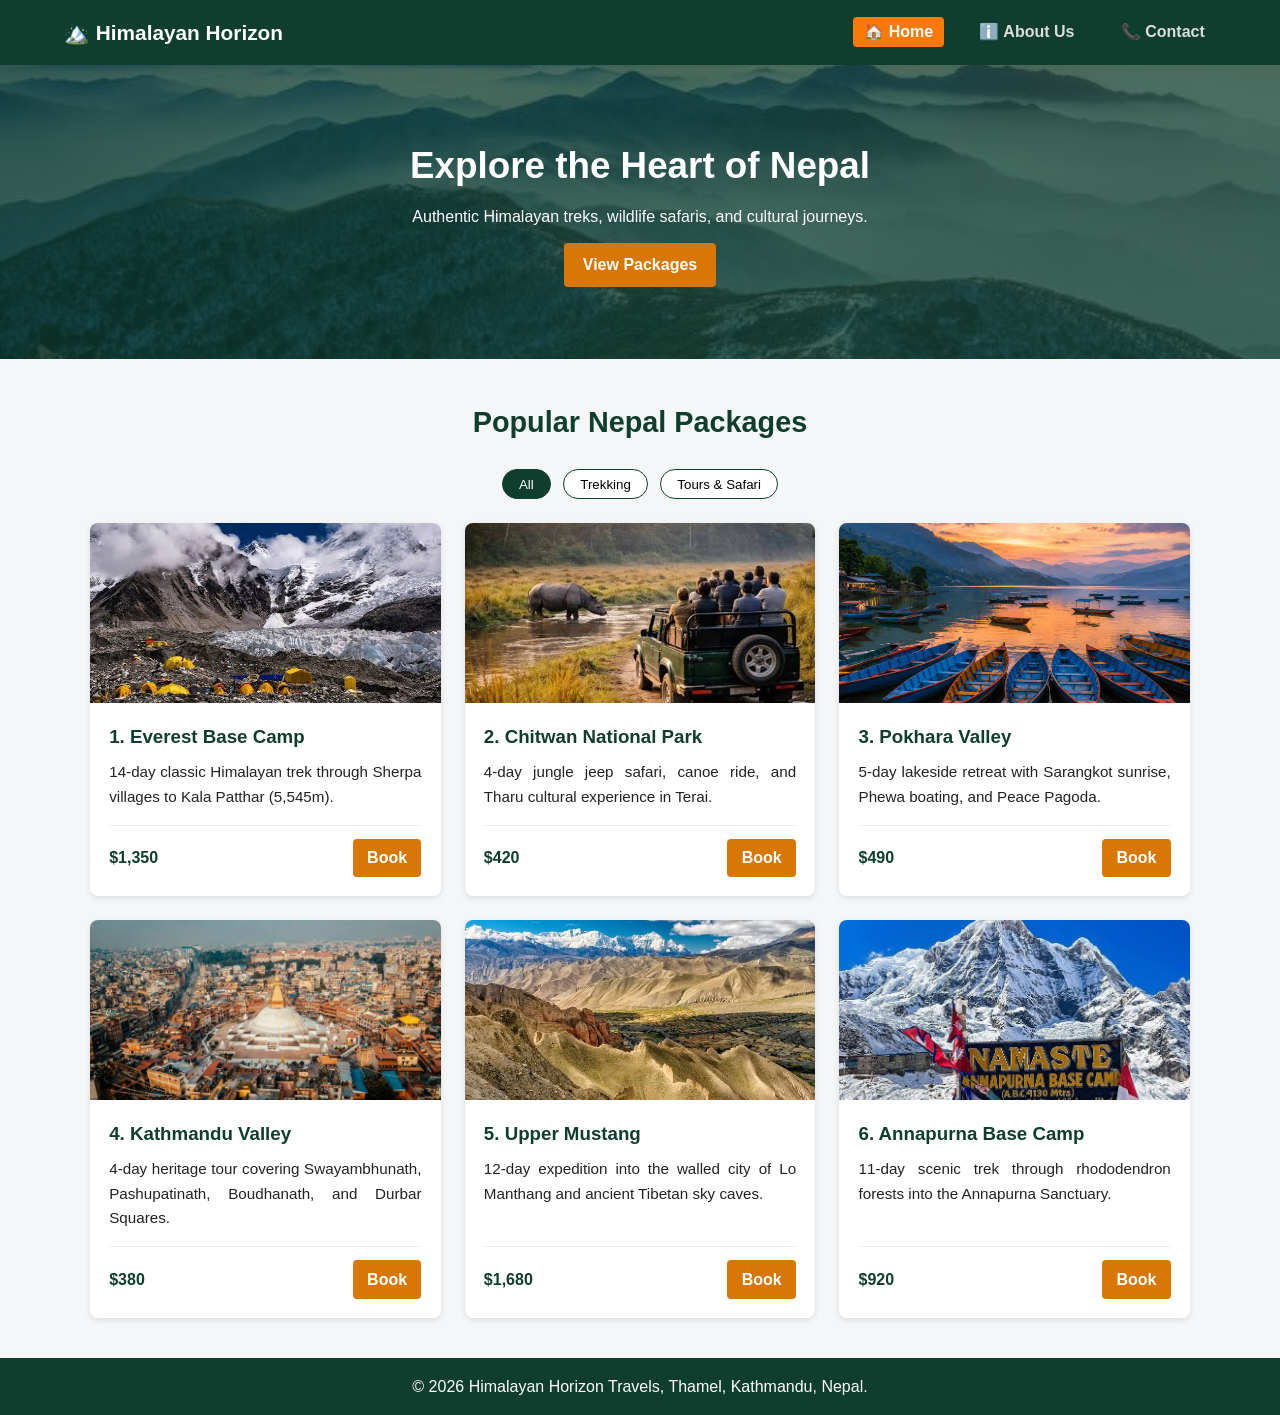
<file: index.html>
<!DOCTYPE html>
<html lang="en">
<head>
  <meta charset="UTF-8">
  <meta name="viewport" content="width=device-width, initial-scale=1.0">
  <title>Himalayan Horizon | Home</title>
  <link rel="stylesheet" href="style.css">
</head>
<body>
  <header>
    <nav class="navbar">
      <a href="index.html" class="logo">🏔️ Himalayan Horizon</a>
      <ul class="nav-links">
        <li><a href="index.html" class="active">🏠 Home</a></li>
        <li><a href="about.html">ℹ️ About Us</a></li>
        <li><a href="contact.html">📞 Contact</a></li>
      </ul>
    </nav>
  </header>

  <section class="hero">
    <h1>Explore the Heart of Nepal</h1>
    <p>Authentic Himalayan treks, wildlife safaris, and cultural journeys.</p>
    <a href="#packages" class="btn">View Packages</a>
  </section>

  <main id="packages" class="container">
    <h2 class="section-title">Popular Nepal Packages</h2>
    <div class="filter-bar">
      <button class="filter-btn active" onclick="filterPkg('all', this)">All</button>
      <button class="filter-btn" onclick="filterPkg('trek', this)">Trekking</button>
      <button class="filter-btn" onclick="filterPkg('tour', this)">Tours & Safari</button>
    </div>

    <div class="grid">
      <article class="card" data-cat="trek">
        <img src="images.jpg" alt="Everest">
        <div class="card-body">
          <h3>1. Everest Base Camp</h3>
          <p>14-day classic Himalayan trek through Sherpa villages to Kala Patthar (5,545m).</p>
          <div class="card-footer"><span>$1,350</span><a href="contact.html?pkg=Everest+Base+Camp" class="btn-sm">Book</a></div>
        </div>
      </article>

      <article class="card" data-cat="tour">
        <img src="images (1).jpg" alt="Chitwan">
        <div class="card-body">
          <h3>2. Chitwan National Park</h3>
          <p>4-day jungle jeep safari, canoe ride, and Tharu cultural experience in Terai.</p>
          <div class="card-footer"><span>$420</span><a href="contact.html?pkg=Chitwan+National+Park" class="btn-sm">Book</a></div>
        </div>
      </article>

      <article class="card" data-cat="tour">
        <img src="images (2).jpg" alt="Pokhara">
        <div class="card-body">
          <h3>3. Pokhara Valley</h3>
          <p>5-day lakeside retreat with Sarangkot sunrise, Phewa boating, and Peace Pagoda.</p>
          <div class="card-footer"><span>$490</span><a href="contact.html?pkg=Pokhara" class="btn-sm">Book</a></div>
        </div>
      </article>

      <article class="card" data-cat="tour">
        <img src="images (3).jpg" alt="Kathmandu">
        <div class="card-body">
          <h3>4. Kathmandu Valley</h3>
          <p>4-day heritage tour covering Swayambhunath, Pashupatinath, Boudhanath, and Durbar Squares.</p>
          <div class="card-footer"><span>$380</span><a href="contact.html?pkg=Kathmandu+Valley" class="btn-sm">Book</a></div>
        </div>
      </article>

      <article class="card" data-cat="trek">
        <img src="images (4).jpg" alt="Mustang">
        <div class="card-body">
          <h3>5. Upper Mustang</h3>
          <p>12-day expedition into the walled city of Lo Manthang and ancient Tibetan sky caves.</p>
          <div class="card-footer"><span>$1,680</span><a href="contact.html?pkg=Mustang" class="btn-sm">Book</a></div>
        </div>
      </article>

      <article class="card" data-cat="trek">
        <img src="images (5).jpg" alt="Annapurna">
        <div class="card-body">
          <h3>6. Annapurna Base Camp</h3>
          <p>11-day scenic trek through rhododendron forests into the Annapurna Sanctuary.</p>
          <div class="card-footer"><span>$920</span><a href="contact.html?pkg=Annapurna+Base+Camp" class="btn-sm">Book</a></div>
        </div>
      </article>
    </div>
  </main>

  <footer><p>&copy; 2026 Himalayan Horizon Travels, Thamel, Kathmandu, Nepal.</p></footer>
  <script src="script.js"></script>
</body>
</html>
</file>
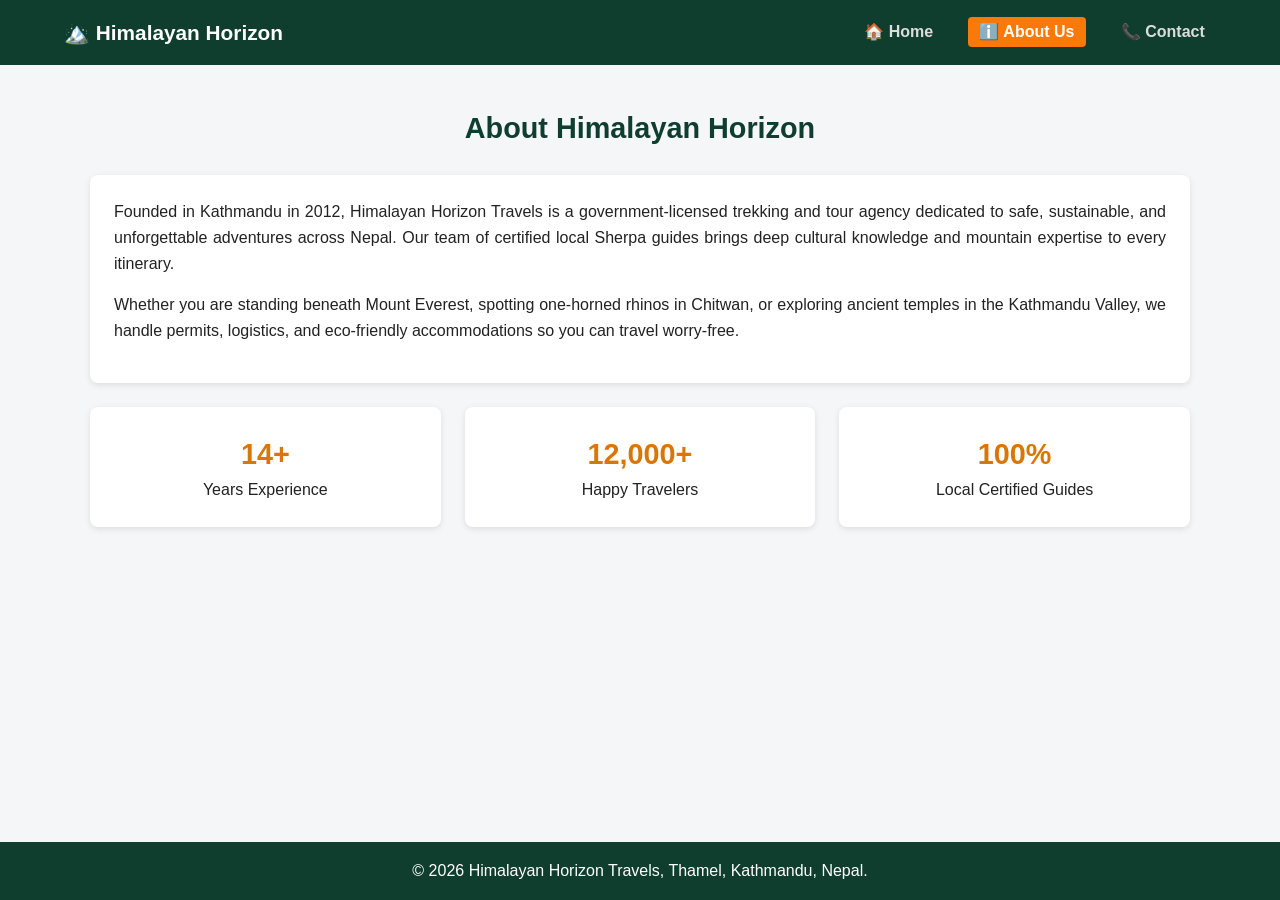
<file: about.html>
<!DOCTYPE html>
<html lang="en">
<head>
  <meta charset="UTF-8">
  <meta name="viewport" content="width=device-width, initial-scale=1.0">
  <title>Himalayan Horizon | About Us</title>
  <link rel="stylesheet" href="style.css">
</head>
<body>
  <header>
    <nav class="navbar">
      <a href="index.html" class="logo">🏔️ Himalayan Horizon</a>
      <ul class="nav-links">
        <li><a href="index.html">🏠 Home</a></li>
        <li><a href="about.html" class="active">ℹ️ About Us</a></li>
        <li><a href="contact.html">📞 Contact</a></li>
      </ul>
    </nav>
  </header>

  <main class="container">
    <h2 class="section-title">About Himalayan Horizon</h2>
    <div class="about-box">
      <p>Founded in Kathmandu in 2012, Himalayan Horizon Travels is a government-licensed trekking and tour agency dedicated to safe, sustainable, and unforgettable adventures across Nepal. Our team of certified local Sherpa guides brings deep cultural knowledge and mountain expertise to every itinerary.</p>
      <p>Whether you are standing beneath Mount Everest, spotting one-horned rhinos in Chitwan, or exploring ancient temples in the Kathmandu Valley, we handle permits, logistics, and eco-friendly accommodations so you can travel worry-free.</p>
    </div>

    <div class="grid stats">
      <div class="stat-card"><h3>14+</h3><p>Years Experience</p></div>
      <div class="stat-card"><h3>12,000+</h3><p>Happy Travelers</p></div>
      <div class="stat-card"><h3>100%</h3><p>Local Certified Guides</p></div>
    </div>
  </main>

  <footer><p>&copy; 2026 Himalayan Horizon Travels, Thamel, Kathmandu, Nepal.</p></footer>
</body>
</html>
</file>
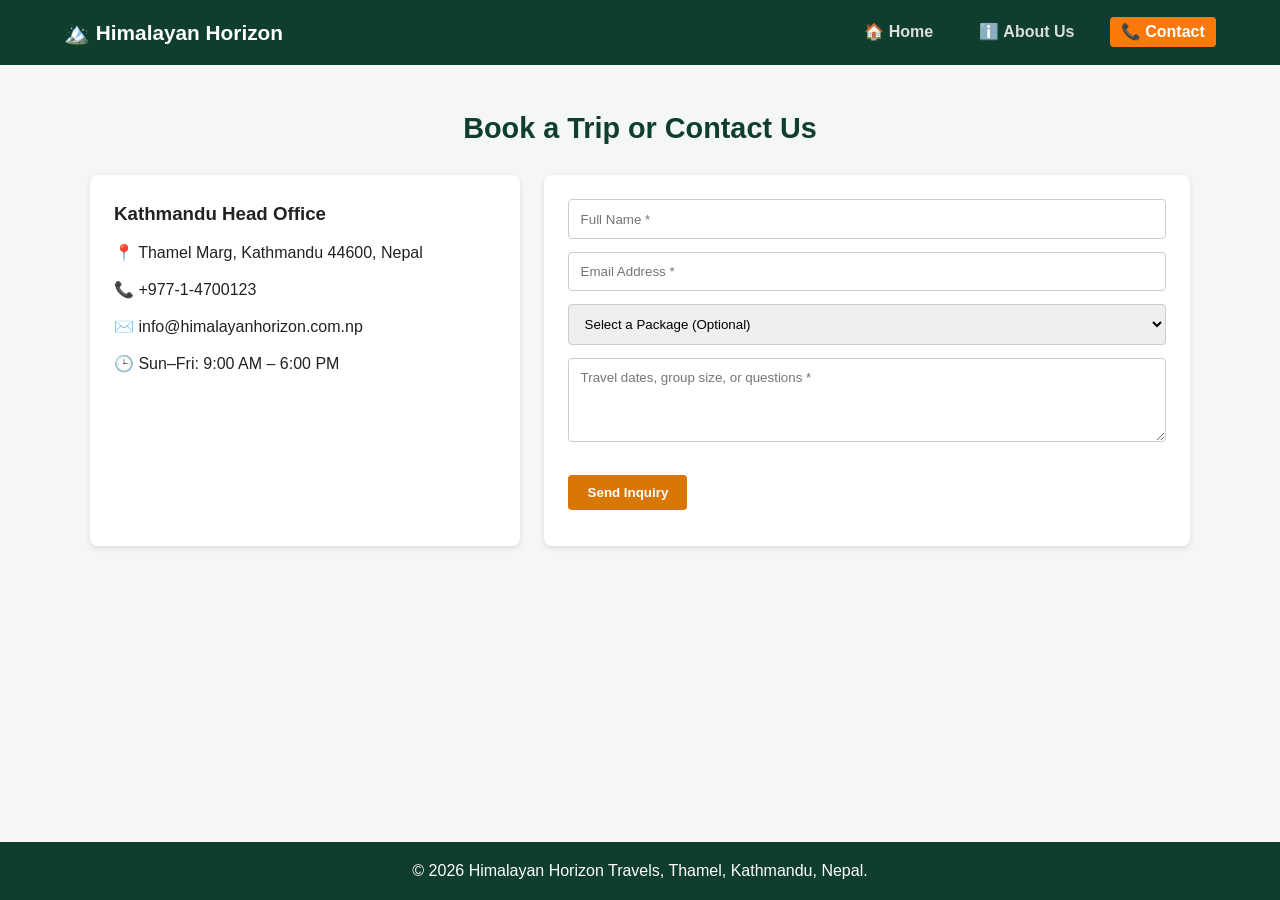
<file: contact.html>
<!DOCTYPE html>
<html lang="en">
<head>
  <meta charset="UTF-8">
  <meta name="viewport" content="width=device-width, initial-scale=1.0">
  <title>Himalayan Horizon | Contact</title>
  <link rel="stylesheet" href="style.css">
</head>
<body>
  <header>
    <nav class="navbar">
      <a href="index.html" class="logo">🏔️ Himalayan Horizon</a>
      <ul class="nav-links">
        <li><a href="index.html">🏠 Home</a></li>
        <li><a href="about.html">ℹ️ About Us</a></li>
        <li><a href="contact.html" class="active">📞 Contact</a></li>
      </ul>
    </nav>
  </header>

  <main class="container">
    <h2 class="section-title">Book a Trip or Contact Us</h2>
    <div class="contact-grid">
      <div class="info-box">
        <h3>Kathmandu Head Office</h3>
        <p>📍 Thamel Marg, Kathmandu 44600, Nepal</p>
        <p>📞 +977-1-4700123</p>
        <p>✉️ info@himalayanhorizon.com.np</p>
        <p>🕒 Sun–Fri: 9:00 AM – 6:00 PM</p>
      </div>

      <form id="bookingForm" class="contact-form">
        <input type="text" id="name" placeholder="Full Name *" required>
        <input type="email" id="email" placeholder="Email Address *" required>
        <select id="packageSelect">
          <option value="">Select a Package (Optional)</option>
          <option value="Everest Base Camp">1. Everest Base Camp</option>
          <option value="Chitwan National Park">2. Chitwan National Park</option>
          <option value="Pokhara">3. Pokhara Valley</option>
          <option value="Kathmandu Valley">4. Kathmandu Valley</option>
          <option value="Mustang">5. Upper Mustang</option>
          <option value="Annapurna Base Camp">6. Annapurna Base Camp</option>
        </select>
        <textarea id="message" rows="4" placeholder="Travel dates, group size, or questions *" required></textarea>
        <button type="submit" class="btn">Send Inquiry</button>
        <p id="formMsg"></p>
      </form>
    </div>
  </main>

  <footer><p>&copy; 2026 Himalayan Horizon Travels, Thamel, Kathmandu, Nepal.</p></footer>
  <script src="script.js"></script>
</body>
</html>
</file>
<file: style.css>
* { box-sizing: border-box; margin: 0; padding: 0; font-family: Arial, sans-serif; }
body { background: #f4f6f8; color: #222; line-height: 1.6; display: flex; flex-direction: column; min-height: 100vh; }

/* Navigation (Flexbox) */
.navbar { display: flex; justify-content: space-between; align-items: center; background: #0f3d2e; padding: 1rem 5%; color: #fff; }
.logo { color: #fff; text-decoration: none; font-size: 1.3rem; font-weight: bold; }
.nav-links { list-style: none; display: flex; gap: 1.5rem; }
.nav-links a { color: #ddd; text-decoration: none; font-weight: bold; padding: 0.4rem 0.7rem; border-radius: 4px; }
.nav-links a:hover, .nav-links a.active { background: #fb7908; color: #fff; }

/* Hero & Layout */
.hero { background: linear-gradient(rgba(15,61,46,0.75), rgba(15,61,46,0.75)), url('images\ \(6\).jpg') center/cover; color: #fff; text-align: center; padding: 4.5rem 1rem; }
.hero h1 { font-size: 2.3rem; margin-bottom: 0.5rem; }
.container { width: 90%; max-width: 1100px; margin: 2.5rem auto; flex: 1; }
.section-title { text-align: center; color: #0f3d2e; margin-bottom: 1.5rem; font-size: 1.8rem; }

/* Buttons & Filters */
.btn, .btn-sm { display: inline-block; background: #d97706; color: #fff; padding: 0.6rem 1.2rem; text-decoration: none; border: none; border-radius: 4px; cursor: pointer; font-weight: bold; margin-top: 0.8rem; }
.btn-sm { padding: 0.4rem 0.9rem; margin-top: 0; }
.filter-bar { text-align: center; margin-bottom: 1.5rem; }
.filter-btn { padding: 0.4rem 1rem; margin: 0 0.25rem; border: 1px solid #0f3d2e; background: #fff; cursor: pointer; border-radius: 20px; }
.filter-btn.active { background: #0f3d2e; color: #fff; }

/* CSS Grid for Cards */
.grid { display: grid; grid-template-columns: repeat(auto-fit, minmax(300px, 1fr)); gap: 1.5rem; }
.card { background: #fff; border-radius: 8px; overflow: hidden; box-shadow: 0 2px 6px rgba(0,0,0,0.1); display: flex; flex-direction: column; }
.card img { width: 100%; height: 180px; object-fit: cover; }
.card-body { padding: 1.2rem; display: flex; flex-direction: column; flex: 1; }
.card-body h3 { color: #0f3d2e; margin-bottom: 0.5rem; }
.card-body p { text-align: justify; font-size: 0.95rem; margin-bottom: 1rem; }
.card-footer { margin-top: auto; display: flex; justify-content: space-between; align-items: center; border-top: 1px solid #eee; padding-top: 0.8rem; font-weight: bold; color: #0f3d2e; }

/* About & Contact */
.about-box, .info-box, .contact-form, .stat-card { background: #fff; padding: 1.5rem; border-radius: 8px; box-shadow: 0 2px 6px rgba(0,0,0,0.1); }
.about-box p { text-align: justify; margin-bottom: 1rem; }
.stats { margin-top: 1.5rem; text-align: center; }
.stat-card h3 { font-size: 1.8rem; color: #d97706; }
.contact-grid { display: grid; grid-template-columns: 1fr 1.5fr; gap: 1.5rem; }
.info-box p { margin: 0.7rem 0; }
.contact-form input, .contact-form select, .contact-form textarea { width: 100%; padding: 0.7rem; margin-bottom: 0.8rem; border: 1px solid #ccc; border-radius: 4px; }
#formMsg { margin-top: 0.8rem; font-weight: bold; color: #0f3d2e; }

footer { background: #0f3d2e; color: #fff; text-align: center; padding: 1rem; margin-top: auto; }
@media (max-width: 700px) { .navbar, .contact-grid { flex-direction: column; grid-template-columns: 1fr; text-align: center; } }
</file>
